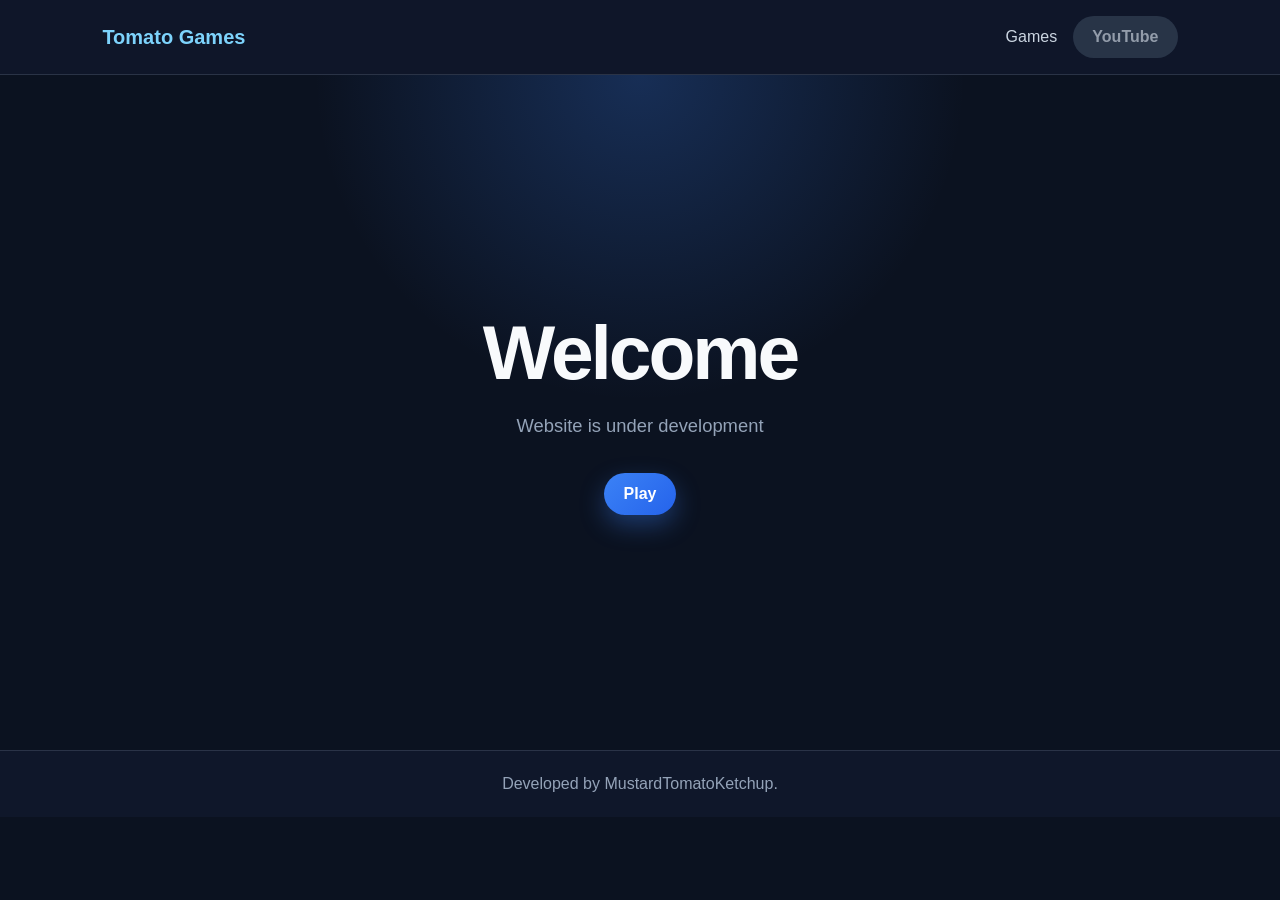
<file: index.html>
<!DOCTYPE html>
<html lang="en">
<head>
  <meta charset="UTF-8" />
  <meta name="viewport" content="width=device-width, initial-scale=1" />
  <meta name="color-scheme" content="dark" />
  <title>New Tab</title>
  <style>
    :root {
      --bg: #0b1220;
      --bg-elevated: rgba(15, 23, 42, 0.95);
      --panel-border: rgba(148, 163, 184, 0.2);
      --text: #e5eefb;
      --muted: #94a3b8;
      --link: #cbd5e1;
      --primary: #3b82f6;
      --primary-strong: #2563eb;
      --accent: #7dd3fc;
      --shadow: rgba(59, 130, 246, 0.35);
    }

    * {
      box-sizing: border-box;
    }

    html {
      scroll-behavior: smooth;
    }

    body {
      margin: 0;
      min-height: 100vh;
      font-family: Arial, sans-serif;
      background: var(--bg);
      color: var(--text);
    }

    a {
      color: inherit;
    }

    header {
      position: sticky;
      top: 0;
      z-index: 10;
      display: flex;
      align-items: center;
      justify-content: space-between;
      padding: 1rem 8%;
      background: var(--bg-elevated);
      border-bottom: 1px solid var(--panel-border);
    }

    .logo {
      font-size: 1.25rem;
      font-weight: 700;
      color: var(--accent);
    }

    nav {
      display: flex;
      align-items: center;
      gap: 1rem;
      flex-wrap: wrap;
    }

    nav a,
    nav .nav-disabled {
      color: var(--link);
      text-decoration: none;
      transition: color 0.2s ease, transform 0.2s ease, box-shadow 0.2s ease;
    }

    nav a:hover,
    nav a:focus-visible {
      color: #fff;
    }

    .nav-button,
    .button {
      display: inline-flex;
      align-items: center;
      justify-content: center;
      padding: 0.75rem 1.2rem;
      border-radius: 999px;
      background: linear-gradient(135deg, var(--primary), var(--primary-strong));
      color: #fff;
      font-weight: 700;
      text-decoration: none;
      box-shadow: 0 10px 25px var(--shadow);
      border: none;
      cursor: pointer;
      transition: transform 0.2s ease, box-shadow 0.2s ease, opacity 0.2s ease;
    }

    .nav-button:hover,
    .nav-button:focus-visible,
    .button:hover,
    .button:focus-visible {
      transform: translateY(-1px);
      box-shadow: 0 12px 30px rgba(59, 130, 246, 0.45);
    }

    .nav-disabled {
      display: inline-flex;
      align-items: center;
      justify-content: center;
      padding: 0.75rem 1.2rem;
      border-radius: 999px;
      background: #334155;
      color: #cbd5e1;
      font-weight: 700;
      cursor: not-allowed;
      opacity: 0.7;
    }

    .hero {
      display: grid;
      place-items: center;
      min-height: 75vh;
      padding: 4rem 8%;
      text-align: center;
      background:
        radial-gradient(circle at top, rgba(59, 130, 246, 0.25), transparent 35%),
        var(--bg);
    }

    .hero-content {
      max-width: 800px;
    }

    .hero h1 {
      margin: 0 auto 1rem;
      font-size: clamp(2.5rem, 6vw, 5rem);
      line-height: 1.1;
      letter-spacing: -0.04em;
      color: #f8fafc;
    }

    .hero p {
      max-width: 620px;
      margin: 0 auto 2rem;
      font-size: 1.15rem;
      line-height: 1.7;
      color: var(--muted);
    }

    footer {
      padding: 1.5rem;
      text-align: center;
      color: var(--muted);
      border-top: 1px solid var(--panel-border);
      background: #0f172a;
    }

    @media (max-width: 600px) {
      header {
        flex-direction: column;
        gap: 0.75rem;
        padding-top: 1.25rem;
        padding-bottom: 1.25rem;
      }

      nav {
        justify-content: center;
      }
    }

    @media (prefers-reduced-motion: reduce) {
      html {
        scroll-behavior: auto;
      }

      *, *::before, *::after {
        animation-duration: 0.01ms !important;
        animation-iteration-count: 1 !important;
        transition-duration: 0.01ms !important;
      }
    }
  </style>
</head>
<body>
  <header>
    <div class="logo">Tomato Games</div>
    <nav aria-label="Main navigation">
      <a href="games.html">Games</a>
      <span class="nav-disabled" aria-disabled="true">YouTube</span>
    </nav>
  </header>

  <main class="hero" id="about">
    <div class="hero-content">
      <h1>Welcome</h1>
      <p>Website is under development</p>
      <a class="button" href="games.html">Play</a>
    </div>
  </main>

  <footer id="contact">Developed by MustardTomatoKetchup.</footer>
</body>
</html>
</file>
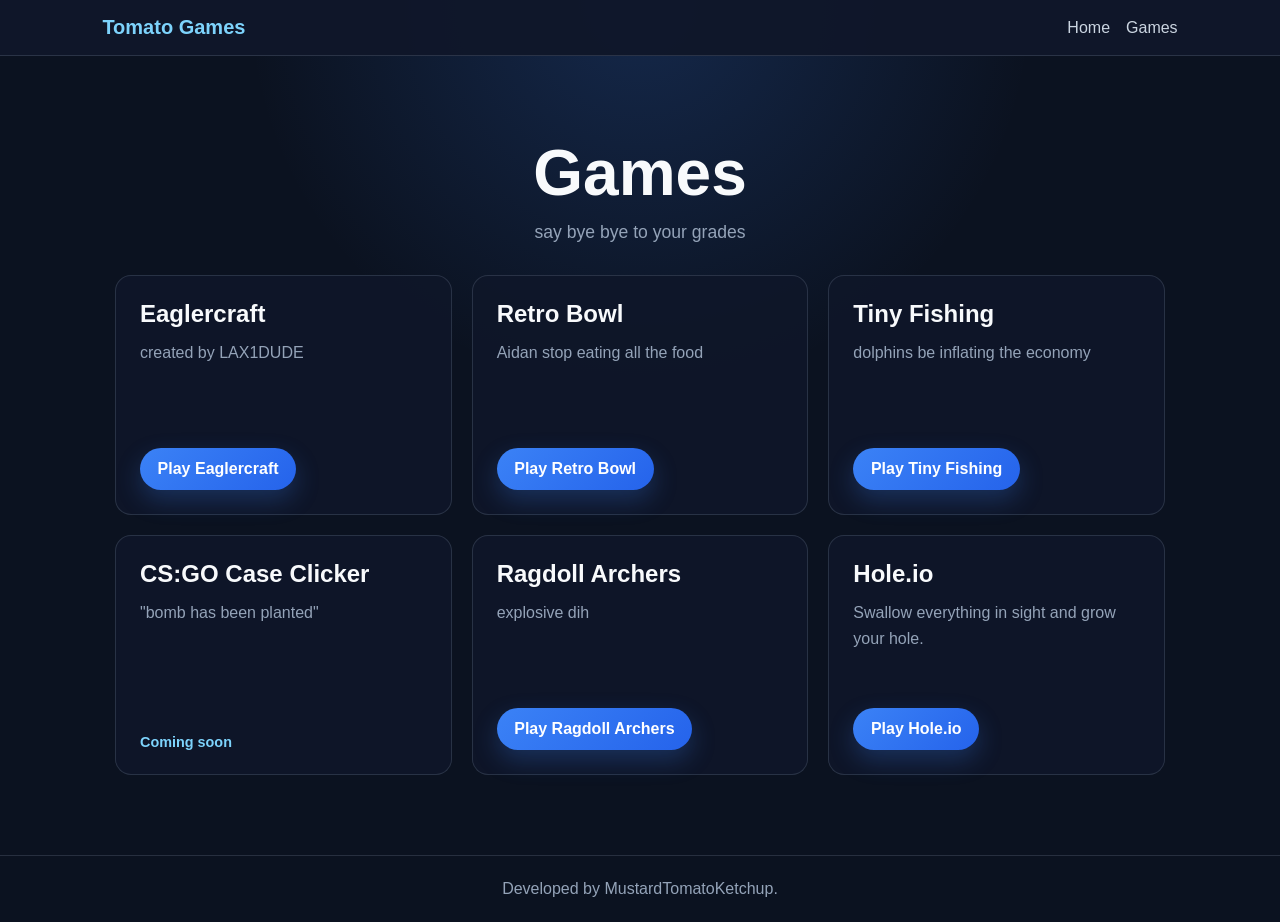
<file: games.html>
<!DOCTYPE html>
<html lang="en">
<head>
  <meta charset="UTF-8" />
  <meta name="viewport" content="width=device-width, initial-scale=1" />
  <meta name="color-scheme" content="dark" />
  <title>New Tab</title>
  <style>
    :root {
      --bg: #0b1220;
      --panel: #0f172a;
      --panel-border: rgba(148, 163, 184, 0.2);
      --text: #e5eefb;
      --muted: #94a3b8;
      --accent: #7dd3fc;
      --primary: #3b82f6;
      --primary-strong: #2563eb;
      --shadow: rgba(59, 130, 246, 0.25);
    }

    * { box-sizing: border-box; }
    body {
      min-height: 100vh;
      margin: 0;
      font-family: Arial, sans-serif;
      color: var(--text);
      background: radial-gradient(circle at top, rgba(59, 130, 246, 0.2), transparent 35%), var(--bg);
    }
    a { color: inherit; }
    header {
      display: flex;
      align-items: center;
      justify-content: space-between;
      padding: 1rem 8%;
      background: rgba(15, 23, 42, 0.95);
      border-bottom: 1px solid var(--panel-border);
    }
    .logo { color: var(--accent); font-size: 1.25rem; font-weight: 700; text-decoration: none; }
    nav { display: flex; gap: 1rem; align-items: center; }
    nav a { color: #cbd5e1; text-decoration: none; }
    nav a:hover, nav a:focus-visible { color: white; }
    main { width: min(1050px, 84%); margin: 0 auto; padding: 5rem 0; }
    .intro { margin-bottom: 2rem; text-align: center; }
    h1 { margin: 0 0 0.75rem; font-size: clamp(2.5rem, 6vw, 4rem); color: #f8fafc; }
    .intro p { margin: 0; color: var(--muted); font-size: 1.1rem; }
    .games-grid { display: grid; grid-template-columns: repeat(3, minmax(0, 1fr)); gap: 1.25rem; }
    .game-card {
      display: flex;
      min-height: 240px;
      flex-direction: column;
      align-items: flex-start;
      padding: 1.5rem;
      background: rgba(15, 23, 42, 0.9);
      border: 1px solid var(--panel-border);
      border-radius: 1rem;
    }
    .game-card h2 { margin: 0 0 0.75rem; color: #f8fafc; }
    .game-card p { flex: 1; margin: 0 0 1.5rem; color: var(--muted); line-height: 1.6; }
    .play-button {
      display: inline-flex;
      align-items: center;
      justify-content: center;
      padding: 0.75rem 1.1rem;
      border: 0;
      border-radius: 999px;
      background: linear-gradient(135deg, var(--primary), var(--primary-strong));
      color: white;
      font-weight: 700;
      text-decoration: none;
      box-shadow: 0 10px 25px var(--shadow);
    }
    .coming-soon { color: var(--accent); font-size: 0.9rem; font-weight: 700; }
    footer { padding: 1.5rem; text-align: center; color: var(--muted); border-top: 1px solid var(--panel-border); }
    @media (max-width: 800px) {
      .games-grid { grid-template-columns: repeat(2, minmax(0, 1fr)); }
    }
    @media (max-width: 600px) {
      header { flex-direction: column; gap: 0.75rem; }
      main { padding: 3rem 0; }
      .games-grid { grid-template-columns: 1fr; }
    }
  </style>
</head>
<body>
  <header>
    <a class="logo" href="index.html">Tomato Games</a>
    <nav aria-label="Main navigation">
      <a href="index.html">Home</a>
      <a href="games.html" aria-current="page">Games</a>
    </nav>
  </header>

  <main>
    <section class="intro" aria-labelledby="page-title">
      <h1 id="page-title">Games</h1>
      <p>say bye bye to your grades</p>
    </section>

    <section class="games-grid" aria-label="Game options">
      <article class="game-card">
        <h2>Eaglercraft</h2>
        <p>created by LAX1DUDE</p>
        <a class="play-button" href="EaglercraftX_1.8_u53_Offline_Signed.html">Play Eaglercraft</a>
      </article>
      <article class="game-card">
        <h2>Retro Bowl</h2>
        <p>Aidan stop eating all the food</p>
        <a class="play-button" href="retro-bowl.html">Play Retro Bowl</a>
      </article>
      <article class="game-card">
        <h2>Tiny Fishing</h2>
        <p>dolphins be inflating the economy</p>
        <a class="play-button" href="tiny-fishing.html">Play Tiny Fishing</a>
      </article>
      <article class="game-card">
        <h2>CS:GO Case Clicker</h2>
        <p>"bomb has been planted"</p>
        <span class="coming-soon">Coming soon</span>
      </article>
      <article class="game-card">
        <h2>Ragdoll Archers</h2>
        <p>explosive dih</p>
        <a class="play-button" href="ragdoll-archers.htm">Play Ragdoll Archers</a>
      </article>
      <article class="game-card">
        <h2>Hole.io</h2>
        <p>Swallow everything in sight and grow your hole.</p>
        <a class="play-button" href="hole-io.html">Play Hole.io</a>
      </article>
    </section>
  </main>

  <footer>Developed by MustardTomatoKetchup.</footer>
</body>
</html>
</file>
